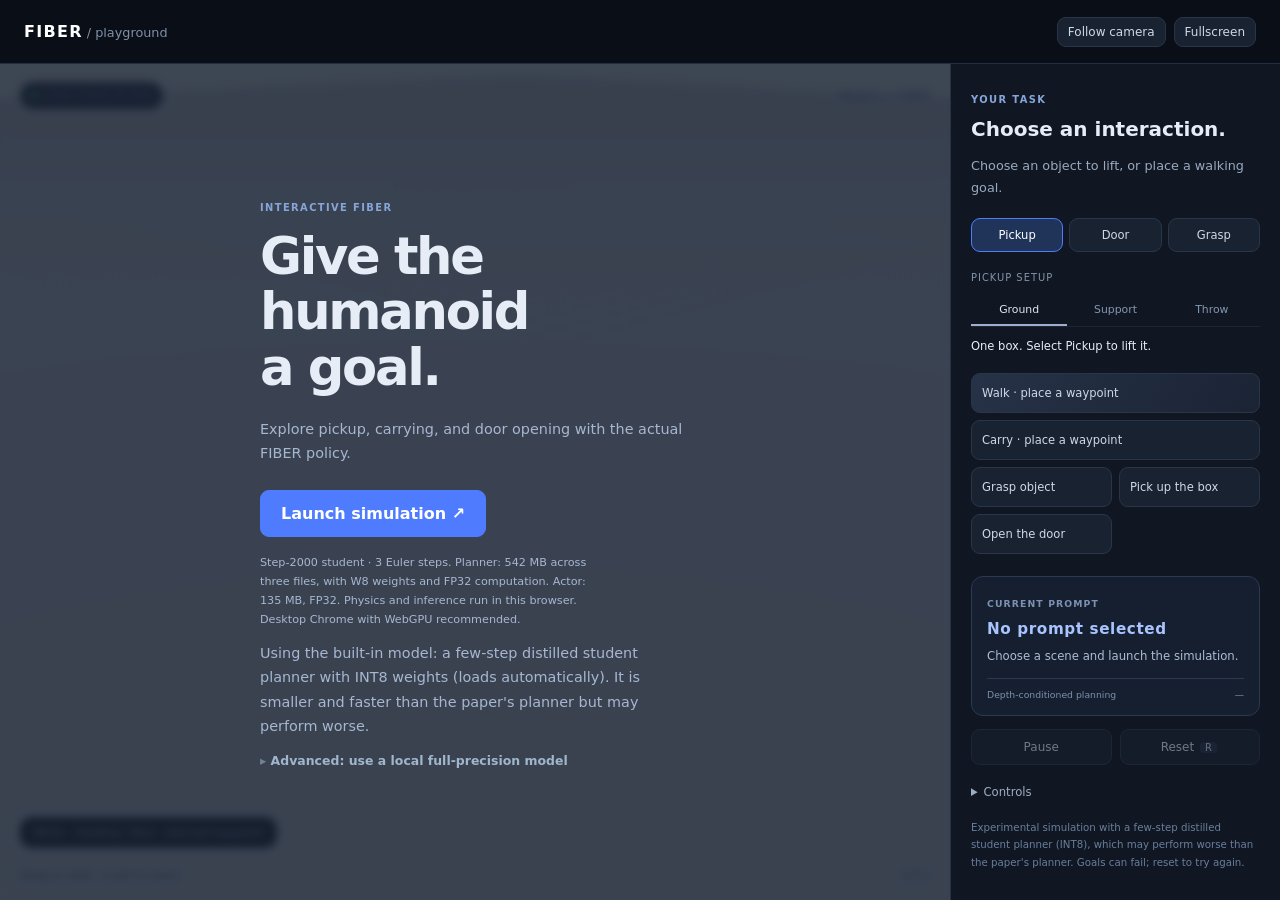
<file: playground/index.html>
<!doctype html>
<html lang="en">
  <head>
    <meta charset="utf-8" />
    <meta name="viewport" content="width=device-width,initial-scale=1" />
    <title>FIBER · Interactive playground</title>
    <link rel="stylesheet" href="player.css?v=20261007-studio-palette" />
    <script type="importmap">
      { "imports": { "three": "./vendor/three.module.js" } }
    </script>
    <script
      type="module"
      src="player.js?v=20261007-studio-palette"
    ></script>
  </head>
  <body>
    <header>
      <a href="../#interactive" class="brand"
        >FIBER<span> / playground</span></a
      >
      <div class="header-actions">
        <button id="follow" aria-pressed="true">Follow camera</button
        ><button id="fullscreen">Fullscreen</button>
      </div>
    </header>
    <main>
      <section
        class="viewport"
        id="viewport"
        aria-label="Interactive MuJoCo scene"
      >
        <canvas
          id="scene"
          aria-label="Drag to orbit; click the box, then the floor to choose its destination"
        ></canvas>
        <div class="scene-top">
          <span class="live-pill"><i></i> LIVE SIMULATION</span
          ><span id="runtime">MuJoCo + FIBER</span>
        </div>
        <div class="yaw-readout" id="yaw-readout">
          White · heading / Blue · planned waypoint
        </div>
        <div class="fpv-label">FPV · egocentric</div>
        <div class="scene-bottom">
          <span id="scene-hint">Drag to orbit · scroll to zoom</span
          ><span id="sim-time">0.0 s</span>
        </div>
        <div class="loading" id="loading">
          <div class="loading-card">
            <span class="eyebrow">INTERACTIVE FIBER</span>
            <h1>Give the humanoid<br />a goal.</h1>
            <p>
              Explore pickup, carrying, and door opening with the actual FIBER
              policy.
            </p>
            <button id="launch" class="primary">Launch simulation ↗</button>
            <p class="load-note" id="load-note">
              Step-2000 student · 3 Euler steps. Planner: 542 MB across three
              files, with W8 weights and FP32 computation. Actor: 135 MB, FP32.
              Physics and inference run in this browser. Desktop Chrome with
              WebGPU recommended.
            </p>
            <progress id="progress" max="1" value="0" hidden></progress>
            <p class="load-default-note" id="model-choice">
              Using the built-in model: a few-step distilled student planner with INT8 weights (loads automatically). It is smaller and faster than the paper's planner but may perform worse.
            </p>
            <details id="local-model" class="local-model">
              <summary>Advanced: use a local full-precision model</summary>
              <p class="local-model-hint">
                The playground runs the built-in quantized model by default.
                Optionally point this at an exported model folder containing the
                <code>planner.condition</code>, <code>planner.time</code> and
                <code>planner.step.gpu</code> ONNX files plus
                <code>planner_meta.json</code>, then click <b>Apply</b> to switch.
                Files are read locally in your browser and never uploaded. For the
                full-precision teacher, also open this page with
                <code>?planner=teacher</code> (8 Euler steps).
              </p>
              <input type="file" id="local-model-input" webkitdirectory directory multiple />
              <div class="local-model-actions">
                <button type="button" id="local-model-apply" disabled>Apply local model</button>
                <button type="button" id="local-model-clear" hidden>Use default</button>
              </div>
              <span id="local-model-status"></span>
            </details>
          </div>
        </div>
      </section>
      <aside class="controls">
        <span class="eyebrow">YOUR TASK</span>
        <h2>Choose an interaction.</h2>
        <p class="intro">Choose an object to lift, or place a walking goal.</p>
        <div class="scene-switch" aria-label="Scene">
          <button data-scene="pickup" class="active">Pickup</button
          ><button data-scene="door">Door</button
          ><button data-scene="grasp">Grasp</button>
        </div>
        <section id="pickup-settings" class="setup-card">
          <label for="pickup-layout">Pickup setup</label>
          <select id="pickup-layout" hidden>
            <option value="ground">Ground</option>
            <option value="support">Support</option>
            <option value="throw">Throw</option>
          </select>
          <div class="layout-options" aria-label="Box mode">
            <button data-layout="ground" class="active" aria-pressed="true">
              Ground
            </button>
            <button data-layout="support" aria-pressed="false">Support</button>
            <button data-layout="throw" aria-pressed="false">Throw</button>
          </div>
          <p id="box-mode-description">
            One box. Select Pickup to lift it.
          </p>
          <div id="box-targets" class="box-targets" hidden></div>
        </section>
        <section id="object-settings" class="setup-card" hidden>
          <label>Grasp target</label>
          <div id="grasp-targets" class="box-targets"></div>
        </section>
        <div class="task-actions">
          <button data-task="walk">Walk · place a waypoint</button
          ><button data-task="carry" title="Place a carrying waypoint">
            Carry · place a waypoint</button
          ><button data-task="grasp">Grasp object</button
          ><button data-task="pickup">Pick up the box</button
          ><button data-task="door">Open the door</button>
        </div>
        <section
          hidden
          class="waypoint-editor"
          aria-label="Live waypoint controls"
        >
          <div class="editor-heading">
            <strong>Live waypoint</strong
            ><span id="waypoint-mode">Select Walk to place a goal</span>
          </div>
          <div class="coordinate-inputs">
            <label
              >X · m<input
                id="waypoint-x"
                type="number"
                step="0.05"
                value="0"
                disabled /></label
            ><label
              >Y · m<input
                id="waypoint-y"
                type="number"
                step="0.05"
                value="0"
                disabled
            /></label>
          </div>
          <label for="waypoint-height"
            >Body height
            <output id="waypoint-height-value">0.75 m</output></label
          >
          <input
            id="waypoint-height"
            type="range"
            min="0.4"
            max="1"
            step="0.01"
            value="0.75"
            disabled
          />
          <label for="waypoint-yaw"
            >Heading <output id="waypoint-yaw-value">0°</output></label
          ><input
            id="waypoint-yaw"
            type="range"
            min="-180"
            max="180"
            step="1"
            value="0"
            disabled
          />
          <label for="yaw-rate"
            >Yaw rate <output id="yaw-rate-value">1.8 rad/s</output></label
          ><input
            id="yaw-rate"
            type="range"
            min="0.9"
            max="3"
            step="0.1"
            value="1.8"
          />
          <p>
            Walk: left-click to place, drag to face. Adjust these controls while
            moving, including body height. Right-drag to orbit.
          </p>
        </section>
        <div class="status-card" aria-live="polite">
          <span class="status-label">CURRENT PROMPT</span
          ><strong id="skill">No prompt selected</strong>
          <p id="status">Choose a scene and launch the simulation.</p>
          <div class="status-details">
            <span id="planning">Depth-conditioned planning</span
            ><span id="speed">—</span>
          </div>
        </div>
        <div class="transport">
          <button id="pause" disabled>Pause</button
          ><button id="reset" disabled>Reset <kbd>R</kbd></button>
        </div>
        <details class="help">
          <summary>Controls</summary>
          <p>
            <kbd>W</kbd><kbd>S</kbd> Forward / back<br /><kbd>A</kbd
            ><kbd>D</kbd> Adjust waypoint<br /><kbd>Q</kbd><kbd>E</kbd> Turn ·
            hold for continuous yaw<br /><kbd>R</kbd> Reset<br />White arrow ·
            current heading<br />Blue arrows · conditioned yaw at 0.5 / 1.0 s<br />Walk:
            left-click + drag · goal and heading<br />Right-drag · orbit
            camera<br />Scroll · zoom<br />Select an object · choose Pickup or
            Grasp<br />Walk while holding · carry to a goal
          </p>
          <button id="save-run-report" disabled>Save run report</button>
        </details>
        <p class="footnote">
          Experimental simulation with a few-step distilled student planner
          (INT8), which may perform worse than the paper's planner. Goals can
          fail; reset to try again.
        </p>
      </aside>
    </main>
  </body>
</html>
</file>
<file: playground/player.css>
:root {
  color-scheme: dark;
  font-family:
    Inter,
    system-ui,
    -apple-system,
    BlinkMacSystemFont,
    "Segoe UI",
    sans-serif;
  color: #e7edf7;
  background: #0a0f17;
  font-synthesis: none;
}
* {
  box-sizing: border-box;
}
body {
  margin: 0;
}
button,
a {
  -webkit-tap-highlight-color: transparent;
}
button {
  font: inherit;
  cursor: pointer;
  color: #ced8e7;
  background: #182231;
  border: 1px solid #2a3648;
  border-radius: 9px;
  padding: 10px 14px;
  transition:
    background 0.15s,
    border-color 0.15s;
}
button:hover {
  background: #23314a;
  border-color: #5a7ba8;
}
button:focus-visible,
a:focus-visible,
summary:focus-visible {
  outline: 2px solid #83a7ff;
  outline-offset: 3px;
}
button:disabled {
  cursor: wait;
  opacity: 0.5;
}
.primary {
  background: #4f7cff;
  color: #fff;
  border-color: #4f7cff;
  font-weight: 700;
}
header {
  height: 64px;
  display: flex;
  justify-content: space-between;
  align-items: center;
  padding: 0 24px;
  border-bottom: 1px solid #222d3f;
}
.brand {
  color: #fff;
  text-decoration: none;
  font-weight: 800;
  letter-spacing: 0.08em;
}
.brand span {
  font-size: 0.8rem;
  letter-spacing: 0;
  font-weight: 400;
  color: #7f90a8;
}
.header-actions {
  display: flex;
  gap: 8px;
}
.header-actions button {
  font-size: 0.75rem;
  padding: 7px 10px;
}
main {
  display: grid;
  grid-template-columns: minmax(0, 1fr) 300px;
  height: calc(100vh - 64px);
  min-height: 620px;
}
.viewport {
  position: relative;
  overflow: hidden;
  background: #e8e9ec;
}
#scene {
  width: 100%;
  height: 100%;
  display: block;
  touch-action: none;
}
.scene-top,
.scene-bottom {
  position: absolute;
  left: 20px;
  right: 20px;
  display: flex;
  align-items: center;
  justify-content: space-between;
  pointer-events: none;
  font-size: 0.7rem;
  color: #5d6c82;
}
.scene-top {
  top: 18px;
}
.scene-bottom {
  bottom: 18px;
}
.live-pill {
  display: flex;
  align-items: center;
  gap: 7px;
  background: #0a1424c7;
  border: 1px solid #3b4d6566;
  padding: 7px 10px;
  border-radius: 20px;
  font-size: 0.6rem;
  font-weight: 700;
  letter-spacing: 0.1em;
}
.live-pill i {
  width: 6px;
  height: 6px;
  background: #6bd4ae;
  border-radius: 100%;
}
.fpv-label {
  position: absolute;
  right: 26px;
  top: 66px;
  font-size: 0.6rem;
  padding: 5px 8px;
  background: #09121ace;
  border-radius: 5px;
  pointer-events: none;
  z-index: 2;
  display: none;
}
.controls {
  padding: 25px 22px;
  background: #0e1520;
  border-left: 1px solid #263245;
  overflow: auto;
}
.eyebrow {
  font-size: 0.62rem;
  color: #86a5d9;
  font-weight: 800;
  letter-spacing: 0.14em;
}
.controls h2 {
  font-size: 1.25rem;
  line-height: 1.3;
  margin: 9px 0;
}
.intro {
  font-size: 0.8rem;
  line-height: 1.7;
  color: #99a9bf;
  margin-bottom: 20px;
}
.scene-switch {
  display: flex;
  gap: 6px;
  margin-bottom: 15px;
}
.scene-switch button {
  flex: 1;
  font-size: 0.72rem;
  padding: 9px 5px;
}
.scene-switch button.active {
  background: #20345a;
  border-color: #4f7cff;
  color: #fff;
}
.task-actions {
  display: grid;
  grid-template-columns: 1fr 1fr;
  gap: 7px;
}
.task-actions button {
  font-size: 0.72rem;
  text-align: left;
  line-height: 1.4;
  padding: 11px 10px;
}
.chain-action {
  grid-column: 1/-1;
  color: #b9d0ff;
}
.status-card {
  background: #151f2f;
  border: 1px solid #2a3a53;
  border-radius: 12px;
  padding: 15px;
  margin: 22px 0 13px;
}
.status-label {
  font-size: 0.58rem;
  font-weight: 800;
  letter-spacing: 0.12em;
  color: #7c92b3;
}
.status-card strong {
  display: block;
  color: #a9c3ff;
  font-size: 0.95rem;
  margin: 9px 0;
  letter-spacing: 0.04em;
}
.status-card p {
  font-size: 0.73rem;
  line-height: 1.6;
  color: #acbdd4;
  margin: 0;
}
.status-details {
  display: flex;
  justify-content: space-between;
  gap: 10px;
  border-top: 1px solid #2a3a53;
  padding-top: 10px;
  margin-top: 12px;
  font-size: 0.58rem;
  color: #7b91b0;
}
.transport {
  display: flex;
  gap: 8px;
}
.transport button {
  flex: 1;
  font-size: 0.75rem;
}
.help {
  font-size: 0.73rem;
  color: #9cacc1;
  margin: 20px 0;
}
.help summary {
  cursor: pointer;
}
.help p {
  line-height: 2.3;
}
kbd {
  display: inline-block;
  font-family: inherit;
  font-size: 0.62rem;
  background: #223047;
  border-radius: 4px;
  padding: 0 5px;
  margin: 0 2px;
  color: #b2c1d6;
}
.footnote {
  font-size: 0.64rem;
  color: #687e9d;
  line-height: 1.7;
}
.loading {
  position: absolute;
  inset: 0;
  display: grid;
  place-items: center;
  background: #101a2bc9;
  backdrop-filter: blur(4px);
  z-index: 3;
}
.loading[hidden] {
  display: none;
}
.loading-card {
  max-width: 430px;
  margin: 24px;
  text-align: left;
}
.loading h1 {
  font-size: clamp(2rem, 4vw, 3.4rem);
  line-height: 1.08;
  letter-spacing: -0.045em;
  margin: 14px 0 22px;
}
.loading p {
  color: #a6b7d1;
  line-height: 1.7;
  font-size: 0.9rem;
}
.loading .primary {
  margin-top: 10px;
  padding: 13px 20px;
}
.loading .load-note {
  font-size: 0.7rem;
  max-width: 350px;
  margin-top: 16px;
}
progress {
  width: 100%;
  height: 6px;
  accent-color: #4f7cff;
}
.loading-card.is-error h1 {
  font-size: 2rem;
}
.loading-card.is-error .load-note {
  color: #ffb7ad;
}
.task-actions button.active {
  border-color: #4f7cff;
  background: #213456;
}
.task-actions button:disabled {
  opacity: 0.45;
}
@media (max-width: 850px) {
  main {
    grid-template-columns: 1fr;
    height: auto;
    min-height: 0;
  }
  .viewport {
    height: 65vh;
    min-height: 400px;
  }
  .controls {
    border-left: 0;
    border-top: 1px solid #263245;
  }
  .task-actions {
    grid-template-columns: repeat(4, 1fr);
  }
  .chain-action {
    grid-column: 1/-1;
  }
  .controls .status-card {
    margin-top: 16px;
  }
  header {
    padding: 0 14px;
  }
}
@media (max-width: 500px) {
  .header-actions button {
    font-size: 0.62rem;
  }
  .task-actions {
    grid-template-columns: 1fr 1fr;
  }
  .viewport {
    min-height: 360px;
  }
  .loading h1 {
    font-size: 2.4rem;
  }
}

.yaw-readout {
  position: absolute;
  left: 20px;
  bottom: 52px;
  padding: 8px 12px;
  border-radius: 8px;
  background: rgba(9, 17, 29, 0.85);
  color: white;
  font-size: 12px;
  pointer-events: none;
}

.setup-card,
.waypoint-editor {
  border: 1px solid #2b3c54;
  border-radius: 10px;
  padding: 12px;
  margin: 14px 0;
  font-size: 0.72rem;
}
.setup-card label,
.waypoint-editor label {
  display: block;
  color: #b4c3d8;
  margin-bottom: 6px;
}
.setup-card select,
.coordinate-inputs input {
  color: white;
  background: #162234;
  border: 1px solid #3b5070;
  border-radius: 6px;
  width: 100%;
  padding: 8px;
  font: inherit;
}
.box-targets {
  display: flex;
  flex-wrap: wrap;
  gap: 5px;
  margin-top: 9px;
}
.box-targets button {
  font-size: 0.65rem;
  padding: 7px;
  flex: 1;
}
.box-targets button.active,
[data-task="walk"].active {
  border-color: #72a1ff;
  background: #263e68;
}
.editor-heading {
  display: flex;
  flex-direction: column;
  gap: 5px;
  margin-bottom: 10px;
}
.editor-heading span,
.waypoint-editor p {
  color: #91a8c6;
  font-size: 0.66rem;
  line-height: 1.6;
}
.coordinate-inputs {
  display: grid;
  grid-template-columns: 1fr 1fr;
  gap: 8px;
}
.waypoint-editor input[type="range"] {
  width: 100%;
  accent-color: #74a6ff;
  margin: 0 0 10px;
}
.waypoint-editor output {
  float: right;
  color: white;
}

[hidden] {
  display: none !important;
}
main {
  grid-template-columns: minmax(0, 1fr) 330px;
}
[data-task="walk"] {
  grid-column: 1 / -1;
  text-align: left;
  background: linear-gradient(120deg, #263247, #1b2435);
}
.controls {
  background: #101722;
  padding: 24px 20px;
}
.setup-card,
.waypoint-editor {
  background: #131d2b;
  border-color: #2a3547;
  border-radius: 12px;
}
.box-targets button.active,
[data-task="walk"].active {
  border-color: #a89dcc;
  background: #302e47;
}
.waypoint-editor input[type="range"] {
  accent-color: #b6acdd;
}
.yaw-readout {
  border: 1px solid #ffffff12;
  color: #c8d4e6;
  border-radius: 12px;
  backdrop-filter: blur(12px);
  font-size: 11px;
}
@media (max-width: 850px) {
  main {
    grid-template-columns: 1fr;
  }
}

[data-task="carry"] {
  grid-column: 1 / -1;
  text-align: left;
}
[data-task="carry"].active {
  border-color: #a89dcc;
  background: #302e47;
}
[data-task="carry"]:disabled {
  cursor: default;
}

/* Object choices use quiet illustrated tiles, sharing one selected indicator. */
.setup-card {
  border: 0;
  padding: 0;
  background: transparent;
  margin: 20px 0;
}
.setup-card > label {
  font-size: 0.62rem;
  letter-spacing: 0.1em;
  text-transform: uppercase;
  color: #8294ac;
  margin-bottom: 12px;
}
.box-targets {
  display: grid;
  grid-template-columns: repeat(3, minmax(0, 1fr));
  gap: 6px;
  margin-top: 12px;
}
.box-targets button {
  position: relative;
  display: flex;
  flex-direction: column;
  align-items: center;
  gap: 3px;
  padding: 10px 3px 12px;
  border: 1px solid transparent;
  border-radius: 10px;
  background: #ffffff03;
  min-width: 0;
}
.box-targets button:hover {
  background: #ffffff08;
  border-color: transparent;
}
.box-targets button.active {
  background: #ffffff07;
  border-color: transparent;
}
.box-targets button.active::after {
  content: "";
  position: absolute;
  height: 2px;
  left: 20%;
  right: 20%;
  bottom: 0;
  background: #b6acdd;
  border-radius: 2px;
}
.box-targets svg {
  width: 28px;
  height: 39px;
  margin-bottom: 3px;
  filter: drop-shadow(0 4px 4px #0004);
}
.object-name {
  color: #d7dfea;
  font-size: 0.69rem;
  font-weight: 550;
}
.object-surface {
  color: #7e91aa;
  font-size: 0.59rem;
}
.layout-options {
  display: flex;
  border-bottom: 1px solid #ffffff10;
}
.layout-options button {
  flex: 1;
  border: 0;
  border-radius: 0;
  background: transparent;
  font-size: 0.68rem;
  padding: 8px 4px 10px;
  color: #8397b2;
}
.layout-options button:hover {
  color: white;
}
.layout-options button.active {
  color: #e1e6ee;
  box-shadow: inset 0 -2px #9faed0;
}

/* Optional local full-precision model picker (in the launch card). */
.local-model { margin-top: .9rem; text-align: left; }
.local-model summary { cursor: pointer; color: #9fb6cc; font-weight: 600; font-size: .78rem; list-style: none; }
.local-model summary::-webkit-details-marker { display: none; }
.local-model summary::before { content: "▸ "; color: #6f8296; }
.local-model[open] summary::before { content: "▾ "; }
.local-model-hint { color: #90a3b7; font-size: .72rem; line-height: 1.55; margin: .45rem 0 .55rem; }
.local-model-hint code { background: rgba(255,255,255,.09); padding: 0 .3em; border-radius: 3px; font-size: .95em; }
.local-model input[type="file"] { font-size: .72rem; color: #cdd8e4; max-width: 100%; }
#local-model-status { display: block; margin-top: .45rem; font-size: .72rem; color: #62d6b4; line-height: 1.5; }

.load-default-note { color: #7f93a8; font-size: .74rem; margin: .5rem 0 0; }
.local-model-actions { display: flex; gap: .5rem; margin-top: .5rem; flex-wrap: wrap; }
.local-model-actions button {
  font: inherit; font-size: .74rem; font-weight: 600; padding: .35rem .7rem;
  border-radius: 7px; border: 1px solid rgba(255,255,255,.18);
  background: rgba(255,255,255,.06); color: #cdd8e4; cursor: pointer;
}
.local-model-actions button:disabled { opacity: .45; cursor: default; }
.local-model-actions button#local-model-apply:not(:disabled) {
  background: #3f6ea8; border-color: #4f80bd; color: #fff;
}
</file>
